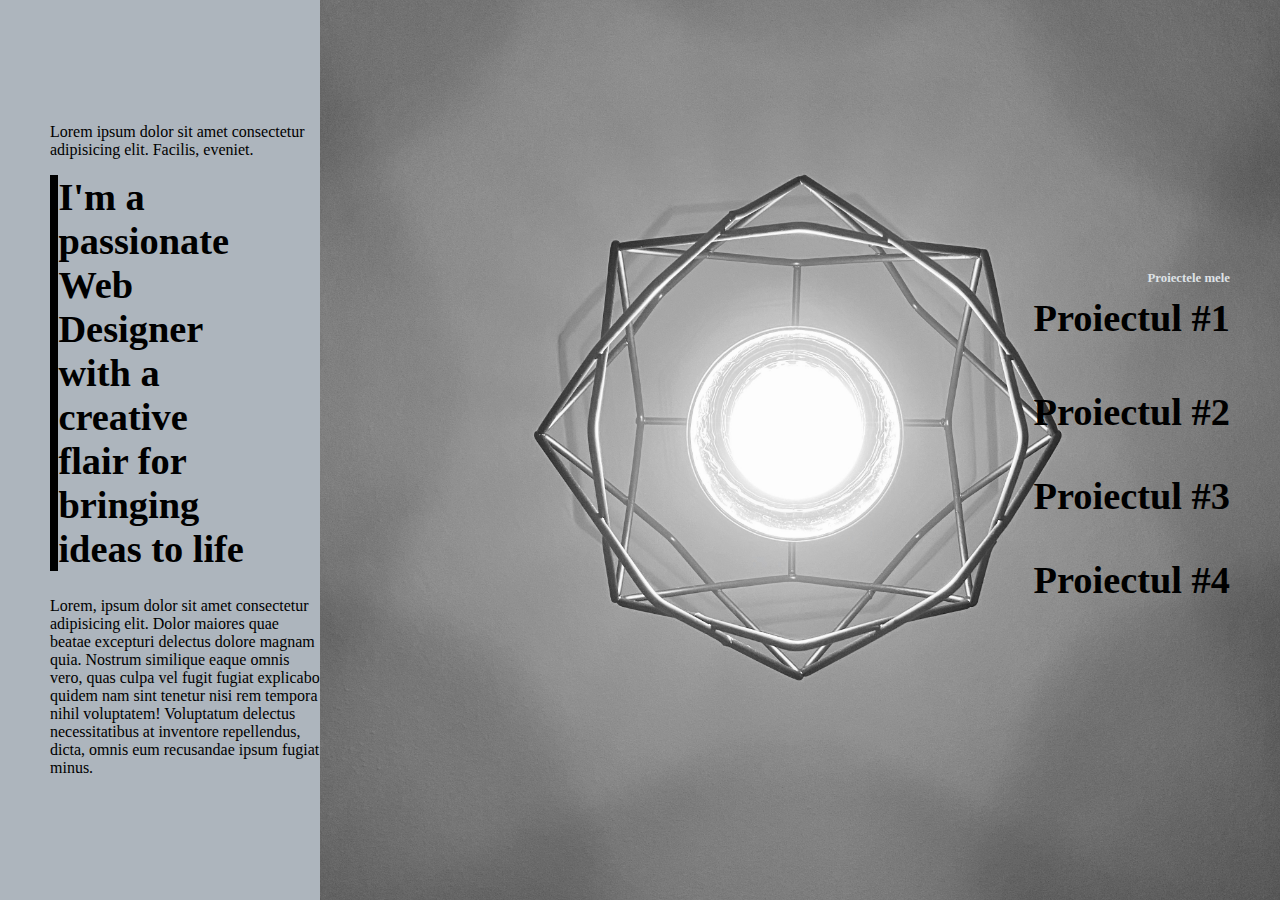
<file: portofoliu.html>
<!DOCTYPE html>
<html lang="en">
  <head>
    <meta charset="UTF-8" />
    <meta name="viewport" content="width=device-width, initial-scale=1.0" />
    <title>Portofoliu</title>
    <link rel="stylesheet" href="/portofolio/potfolio.css" />
  </head>
  <body>
    <main>
      <section class="divider">
        <section class="section1">
          <section class="bigtitles">
            <p>
              Lorem ipsum dolor sit amet consectetur adipisicing elit. Facilis, eveniet.
            </p>
            <h1 class="h1_title"><div class="square"></div>I'm a passionate Web Designer with a creative flair for bringing ideas to life</h1>
                <p>Lorem, ipsum dolor sit amet consectetur adipisicing elit. Dolor maiores quae beatae excepturi delectus dolore magnam quia. Nostrum similique eaque omnis vero, quas culpa vel fugit fugiat explicabo quidem nam sint tenetur nisi rem tempora nihil voluptatem! Voluptatum delectus necessitatibus at inventore repellendus, dicta, omnis eum recusandae ipsum fugiat minus.</p>
          </section>
        </section>
        <section class="section2">
          <img
            src="/portofolio/background.jpg"
            alt="background"
            loading="eager"
            class="background"
          />
          <div class="titleimg">
            <h3 class="titleimg_h3">Proiectele mele</h3>
            <a href="/portofolio/projects.html" style="text-decoration: none;">
            <h2 class="titleimg_h2">Proiectul #1</h2>
            </a>
            <a href="https://www.youtube.com/watch?v=dQw4w9WgXcQ" style="text-decoration: none;"">
            <h2 class="titleimg_h2">Proiectul #2</h2>
            <h2 class="titleimg_h2">Proiectul #3</h2>
            <h2 class="titleimg_h2">Proiectul #4</h2>
            </a>
          </div>
        </section>
      </section>
    </main>
  </body>
</html>
</file>
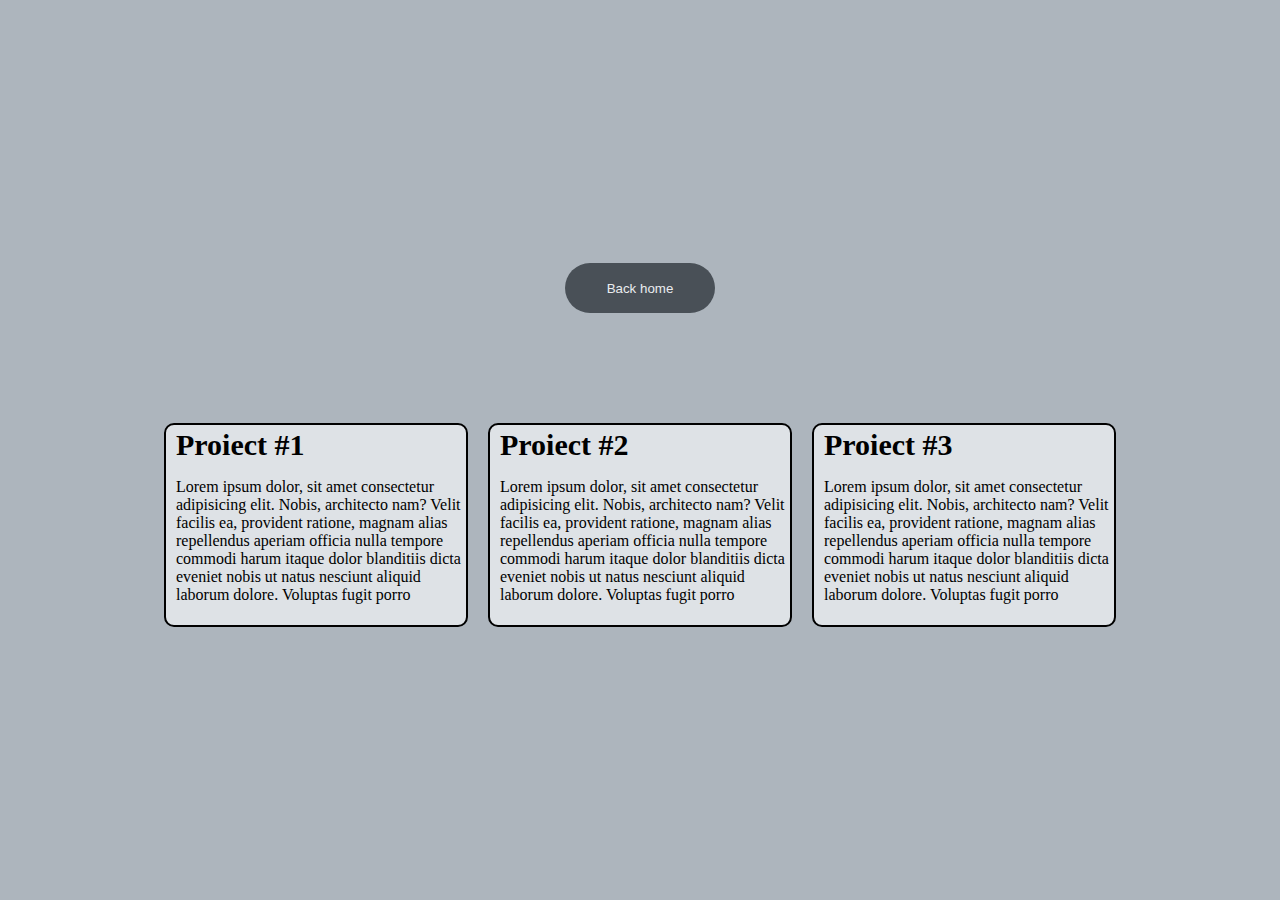
<file: projects.html>
<!DOCTYPE html>
<html lang="en">
<head>
    <meta charset="UTF-8">
    <meta name="viewport" content="width=device-width, initial-scale=1.0">
    <link rel="stylesheet" href="/portofolio/projects.css">
    <title>Document</title>
</head>
<body>
    <main>
        <section>
            <a href="/IT-School/portofoliu.html"><button>Back home</button></a>
        </section>
        <section class="capsules">
            <article class="capsule">
                <h3>Proiect #1</h3>
                <p>Lorem ipsum dolor, sit amet consectetur adipisicing elit. Nobis, architecto nam? Velit facilis ea, provident ratione, magnam alias repellendus aperiam officia nulla tempore commodi harum itaque dolor blanditiis dicta eveniet nobis ut natus nesciunt aliquid laborum dolore. Voluptas fugit porro</p>
            </article>
            <article class="capsule">
                <h3>Proiect #2</h3>
                <p>Lorem ipsum dolor, sit amet consectetur adipisicing elit. Nobis, architecto nam? Velit facilis ea, provident ratione, magnam alias repellendus aperiam officia nulla tempore commodi harum itaque dolor blanditiis dicta eveniet nobis ut natus nesciunt aliquid laborum dolore. Voluptas fugit porro</p>
            </article>
            <article class="capsule">
                <h3>Proiect #3</h3>
                <p>Lorem ipsum dolor, sit amet consectetur adipisicing elit. Nobis, architecto nam? Velit facilis ea, provident ratione, magnam alias repellendus aperiam officia nulla tempore commodi harum itaque dolor blanditiis dicta eveniet nobis ut natus nesciunt aliquid laborum dolore. Voluptas fugit porro</p>
            </article>
        </section>
    </main>
</body>
</html>
</file>
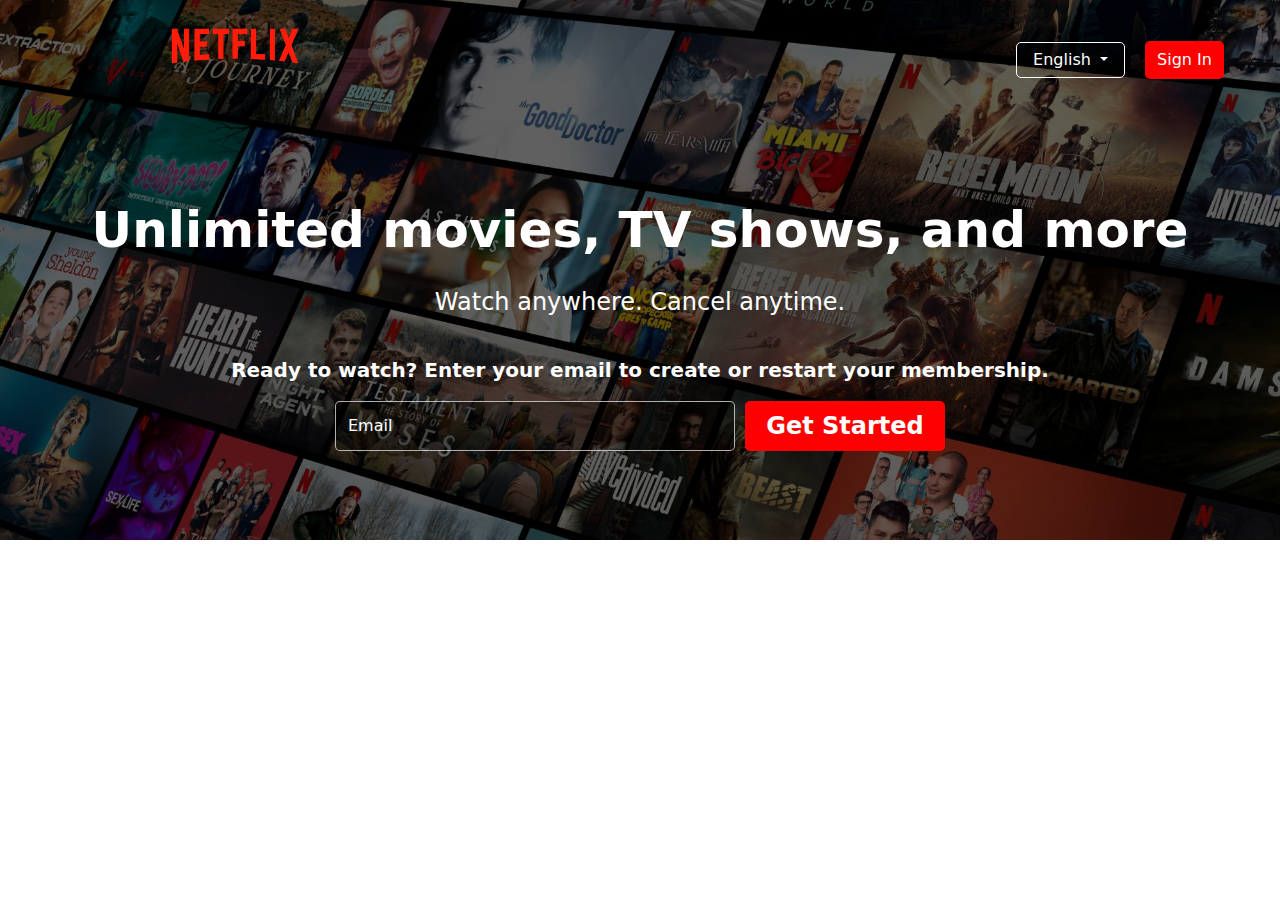
<file: Netflix/netflix.html>
<!DOCTYPE html>
<html lang="en">
  <head>
    <meta charset="UTF-8" />
    <meta name="viewport" content="width=device-width, initial-scale=1.0" />
    <title>Neftlix</title>
    <link rel="stylesheet" href="netflix.css".css">
    <link rel="shortscut icon" href="favicon.ico" type="image/x-icon" />
    <script
      src="https://cdn.jsdelivr.net/npm/bootstrap@5.3.3/dist/js/bootstrap.bundle.min.js"
      integrity="sha384-YvpcrYf0tY3lHB60NNkmXc5s9fDVZLESaAA55NDzOxhy9GkcIdslK1eN7N6jIeHz"
      crossorigin="anonymous"
    ></script>
    <link
      href="https://cdn.jsdelivr.net/npm/bootstrap@5.3.3/dist/css/bootstrap.min.css"
      rel="stylesheet"
      integrity="sha384-QWTKZyjpPEjISv5WaRU9OFeRpok6YctnYmDr5pNlyT2bRjXh0JMhjY6hW+ALEwIH"
      crossorigin="anonymous"
    />
  </head>
  <body>
    <header>
      <img
        src="/Netflix/netflixlogo.png"
        alt="netflixlog"
        loading="eager"
        class="netflixtoplogo"
      />
      <section class="lefttopoptions">
        <div class="dropdown">
          <button
            class="btn dropdown-toggle"
            type="button"
            data-bs-toggle="dropdown"
            aria-expanded="false"
          >
            English
          </button>
          <ul class="dropdown-menu">
            <li><a class="dropdown-item" href="#">Action</a></li>
            <li><a class="dropdown-item" href="#">Another action</a></li>
            <li><a class="dropdown-item" href="#">Something else here</a></li>
          </ul>
        </div>
        <button class="signin">Sign In</button>
      </section>
      <img
        src="/Netflix/backgroundheader.jpg"
        alt="backgroundheader"
        loading="eager"
        class="backgroundheader"
      />
      <div class="text-center">
        <h1>Unlimited movies, TV shows, and more</h1>
        <div>
          <h4>Watch anywhere. Cancel anytime.</h4>
          <p id="membership">
            Ready to watch? Enter your email to create or restart your
            membership.
          </p>
          <div class="d-sm-flex">
            <input type="email" name="" id="email" placeholder="Email"/>
            <button type="button" class="getstarted">
              Get Started
            </button>
          </div>
        </div>
      </div>
    </header>
    <main></main>
  </body>
</html>
</file>
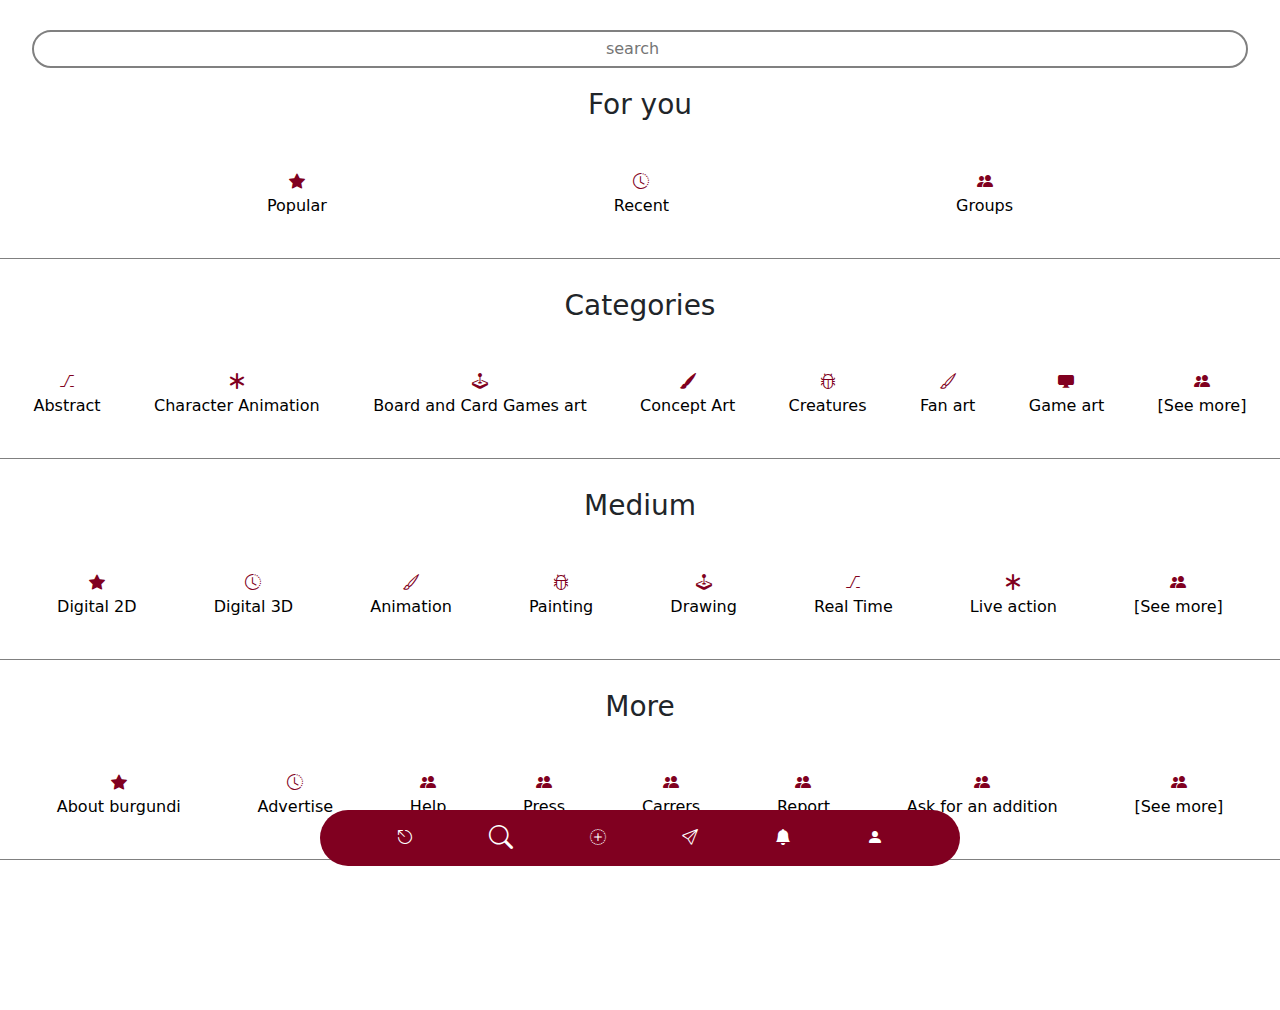
<file: Social Media/searchandroid.html>
<!DOCTYPE html>
<html lang="en">
<head>
    <meta charset="UTF-8">
    <meta name="viewport" content="width=device-width, initial-scale=1.0">
    <title>Document</title>
    <link rel="stylesheet" href="/Social Media/searchandroid.css" /> 
    <link
      href="https://cdn.jsdelivr.net/npm/bootstrap@5.3.3/dist/css/bootstrap.min.css"
      rel="stylesheet"
      integrity="sha384-QWTKZyjpPEjISv5WaRU9OFeRpok6YctnYmDr5pNlyT2bRjXh0JMhjY6hW+ALEwIH"
      crossorigin="anonymous"
    />
    <link
      rel="stylesheet"
      href="https://cdn.jsdelivr.net/npm/bootstrap-icons@1.9.0/font/bootstrap-icons.css"
    />
</head>
<body>
  <main>
    <header>
      <input
      type="search"
      name="Search"
      id="searchbar"
      class="colors"
      placeholder="search"
    />
    </header>
    <nav>
      <section class="navline flex-column">
        <h3>For you</h3>
        <div class="flex-row">
          <a href="#" class="colors"
            ><i class="bi bi-star-fill"></i><br>Popular</a
          >
          <a href="#" class="colors"
            ><i class="bi bi-clock-history"></i><br>Recent</a
          >
          <a href="#" class="colors"
            ><i class="bi bi-people-fill"></i><br>Groups</a
          >
        </div>
      </section>
      <section class="navline flex-column">
        <h3>Categories</h3>
        <div class="flex-row">
          <a href="#" class="colors"><i class="bi bi-alt"></i><br>Abstract</a>
          <a href="#" class="colors"
            ><i class="bi bi-asterisk"></i><br>Character Animation</a
          >
          <a href="#" class="colors"
            ><i class="bi bi-joystick"></i><br>Board and Card Games art</a
          >
          <a href="#" class="colors"
            ><i class="bi bi-brush-fill"></i><br>Concept Art</a
          >
          <a href="#" class="colors"><i class="bi bi-bug"></i><br>Creatures</a>
          <a href="#" class="colors"><i class="bi bi-brush"></i><br>Fan art</a>
          <a href="#" class="colors"
            ><i class="bi bi-display-fill"></i><br>Game art</a
          >
          <a href="#" class="colors"
            ><i class="bi bi-people-fill"></i><br>[See more]</a
          >
        </div>
      </section>
      <section class="navline flex-column">
        <h3>Medium</h3>
        <div class="flex-row">
          <a href="#" class="colors"
            ><i class="bi bi-star-fill"></i><br>Digital 2D</a
          >
          <a href="#" class="colors"
            ><i class="bi bi-clock-history"></i><br>Digital 3D</a
          >
          <a href="#" class="colors"><i class="bi bi-brush"></i><br>Animation</a>
          <a href="#" class="colors"><i class="bi bi-bug"></i><br>Painting</a>
          <a href="#" class="colors"><i class="bi bi-joystick"></i><br>Drawing</a>
          <a href="#" class="colors"><i class="bi bi-alt"></i><br>Real Time</a>
          <a href="#" class="colors"
            ><i class="bi bi-asterisk"></i><br>Live action</a
          >
          <a href="#" class="colors"
            ><i class="bi bi-people-fill"></i><br>[See more]</a
          >
        </div>
      </section>
      <section class="navline flex-column">
        <h3>More</h3>
        <div class="flex-row">
          <a href="#" class="colors"
            ><i class="bi bi-star-fill"></i><br>About burgundi</a
          >
          <a href="#" class="colors"
            ><i class="bi bi-clock-history"></i><br>Advertise</a
          >
          <a href="#" class="colors"><i class="bi bi-people-fill"></i><br>Help</a>
          <a href="#" class="colors"
            ><i class="bi bi-people-fill"></i><br>Press</a
          >
          <a href="#" class="colors"
            ><i class="bi bi-people-fill"></i><br>Carrers</a
          >
          <a href="#" class="colors"
            ><i class="bi bi-people-fill"></i><br>Report</a
          >
          <a href="#" class="colors"
            ><i class="bi bi-people-fill"></i><br>Ask for an addition</a
          >
          <a href="#" class="colors"
            ><i class="bi bi-people-fill"></i><br>[See more]</a
          >
        </div>
      </section>
    </nav>
    <footer>
      <a href="/Social Media/socialmediamainpng.html"><i class="bi bi-escape"></i></a>
      <a href="/Social Media/searchandroid.html"><i class="bi bi-search"></i></a>
    <i class="bi bi-plus-circle-dotted"></i>
    <i class="bi bi-send"></i>
    <i class="bi bi-bell-fill"></i>
    <i class="bi bi-person-fill"></i>
  </footer>
  </main>
</body>
</html>
</file>
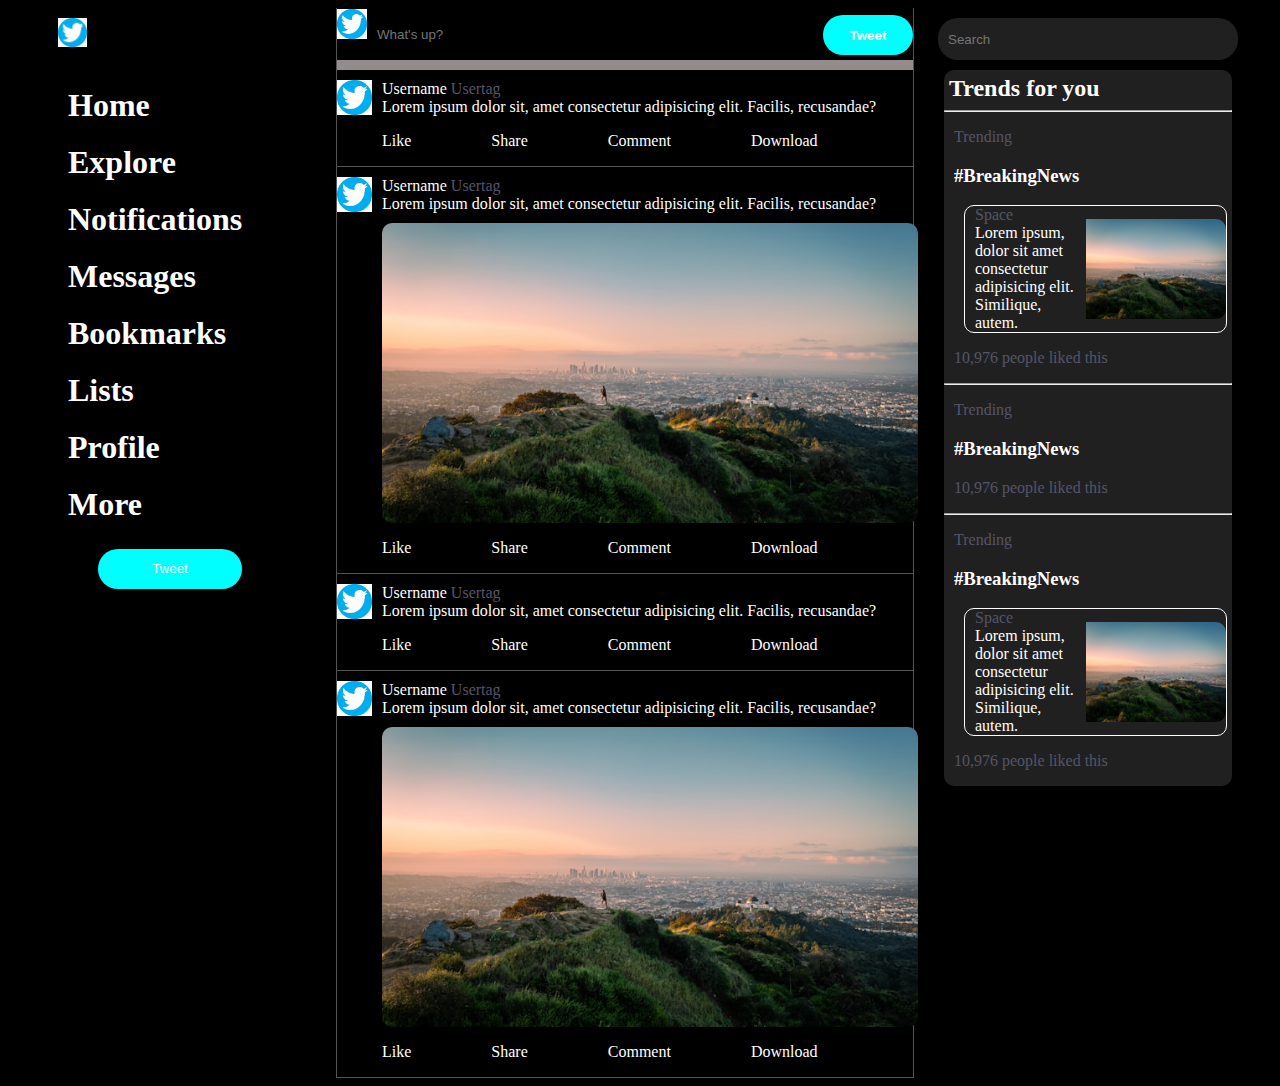
<file: twitter/twitter.html>
<!DOCTYPE html>
<html lang="en">
  <head>
    <meta charset="UTF-8" />
    <meta name="viewport" content="width=device-width, initial-scale=1.0" />
    <title>Twitter</title>
    <link rel="stylesheet" href="/twitter/leftpart.css" />
    <link rel="stylesheet" href="/twitter/middle.css" />
    <link rel="stylesheet" href="/twitter/rightpart.css" />
    <link rel="stylesheet" href="/twitter/twitter_general.css">
    <link rel="icon" href="/twitter/twiiter icon.jpeg" type="image/x-icon" />
  </head>
  <body>
    <main>
      <nav class="leftsection">
        <img
          src="/twitter/twiiter icon.jpeg"
          alt="twitterlogo"
          loading="eager"
          class="logo"
        />
        <section class="listbutton">
          <ul class="list_left_start">
            <li class="list_left_items">Home</li>
            <li class="list_left_items">Explore</li>
            <li class="list_left_items">Notifications</li>
            <li class="list_left_items">Messages</li>
            <li class="list_left_items">Bookmarks</li>
            <li class="list_left_items">Lists</li>
            <li class="list_left_items">Profile</li>
            <li class="list_left_items">More</li>
          </ul>
        </section>
        <a href="" style="align-tracks: center">
          <button class="Tweet_button">Tweet</button>
        </a>
      </nav>
      <section class="middlesection">
        <section class="writepost">
          <img src="/twitter/twiiter icon.jpeg" alt="profileicon" loading="eager">
          <input type="text" id="writeposttext" placeholder="What's up?">
          <button class="Tweet_button">Tweet</button>
        </section>
        <article class="layout">
          <img src="/twitter/twiiter icon.jpeg" alt="profileimg" loading="eager" class="profileicon">
          <div class="postlayout">
          <p class="titlepost">Username <span class="graytext">Usertag</span></p>
          <p class="titlepost">Lorem ipsum dolor sit, amet consectetur adipisicing elit. Facilis, recusandae?</p>
          <div class="postbuttons">
            <p>Like</p>
            <p>Share</p>
            <p>Comment</p>
            <p>Download</p>
          </div>
          </div>
        </article>
        <article class="layout">
          <img src="/twitter/twiiter icon.jpeg" alt="profileimg" loading="eager" class="profileicon">
          <div class="postlayout">
          <p class="titlepost">Username <span class="graytext">Usertag</span></p>
          <p class="titlepost">Lorem ipsum dolor sit, amet consectetur adipisicing elit. Facilis, recusandae?</p>
          <img src="/twitter/img1.jpg" alt="postimg" loading="eager" class="postimg">
          <div class="postbuttons">
            <p>Like</p>
            <p>Share</p>
            <p>Comment</p>
            <p>Download</p>
          </div>
          </div>
        </article>
        <article class="layout">
          <img src="/twitter/twiiter icon.jpeg" alt="profileimg" loading="eager" class="profileicon">
          <div class="postlayout">
          <p class="titlepost">Username <span class="graytext">Usertag</span></p>
          <p class="titlepost">Lorem ipsum dolor sit, amet consectetur adipisicing elit. Facilis, recusandae?</p>
          <div class="postbuttons">
            <p>Like</p>
            <p>Share</p>
            <p>Comment</p>
            <p>Download</p>
          </div>
          </div>
        </article>
        <article class="layout">
          <img src="/twitter/twiiter icon.jpeg" alt="profileimg" loading="eager" class="profileicon">
          <div class="postlayout">
          <p class="titlepost">Username <span class="graytext">Usertag</span></p>
          <p class="titlepost">Lorem ipsum dolor sit, amet consectetur adipisicing elit. Facilis, recusandae?</p>
          <img src="/twitter/img1.jpg" alt="postimg" loading="eager" class="postimg">
          <div class="postbuttons">
            <p>Like</p>
            <p>Share</p>
            <p>Comment</p>
            <p>Download</p>
          </div>
          </div>
        </article>
      </section>
      <aside class="rightsection">
        <input type="text" name="Search" id="searchbar" placeholder="Search"/>
        <section class="trendscapsule">
          <h2 class="title">Trends for you</h2>
          <hr>
          <section>
            <article class="Post">
                <p class="graytext">Trending</p>
                <h3 class="titlepost">#BreakingNews</h3>
                <figure class="linkcontainer">
                    <img src="/twitter/img1.jpg" alt="img1" loading="eager" class="imgpost">
                    <figcaption><span class="graytext">Space</span> <br> <span class="titlepost">Lorem ipsum, dolor sit amet consectetur adipisicing elit. Similique, autem.</span></figcaption>
                </figure>
                <p class="graytext">10,976 people liked this</p>
            </article>
          </section>
          <hr>
          <section>
            <article class="Post">
                <p class="graytext">Trending</p>
                <h3 class="titlepost">#BreakingNews</h3>
                <p class="graytext">10,976 people liked this</p>
            </article>
          </section>
          <hr>
          <section>
            <article class="Post">
                <p class="graytext">Trending</p>
                <h3 class="titlepost">#BreakingNews</h3>
                <figure class="linkcontainer">
                    <img src="/twitter/img1.jpg" alt="img1" loading="eager" class="imgpost">
                    <figcaption><span class="graytext">Space</span> <br> <span class="titlepost">Lorem ipsum, dolor sit amet consectetur adipisicing elit. Similique, autem.</span></figcaption>
                </figure>
                <p class="graytext">10,976 people liked this</p>
            </article>
          </section>
        </section>
      </aside>
    </main>
  </body>
</html>
</file>
<file: portofolio/potfolio.css>
@media screen and (min-width: 800px) {
  body {
    margin: 0;
  }

  .bigtitles {
    padding-left: 50px;
  }
  .h1_title {
    width: 80%;
    font-size: 3vw;
    margin-top: 10px;
    display: flex;
    flex-wrap: nowrap;
  }

  .divider {
    display: flex;
  }

  .section1 {
    width: 25vw;
    background-color: #adb5bd;
    height: 100vh;
    display: flex;
    flex-direction: column;
    justify-content: center;
    align-items: center;
  }

  .section2 {
    width: 75vw;
    height: 100vh;
    position: relative;
    display: flex;
    align-items: center;
    justify-content: flex-end;
  }

  img {
    width: 100%;
    height: 100vh;
    object-fit: cover;
    position: absolute;
  }
  .titleimg {
    display: flex;
    flex-direction: column;
    flex-wrap: nowrap;
    align-items: flex-end;
    position: absolute;
    padding-right: 50px;
  }

  .titleimg_h3 {
    color: #dee2e6;
    font-size: 1vw;
    margin-bottom: 0;
  }

  .titleimg_h2 {
    font-size: 3vw;
    margin-top: 10px;
    margin-bottom: 40px;
    color: black;
  }

  .titleimg_h2:hover {
    color: white;
    background-color: black;
    transform: scale(120%);
    transition-timing-function: ease-in;
    transition-duration: 0.3s;
    transform: translatex(-1vw);
}

  .square{
    width: 50px;
    /* height: 20px; */
    background-color: black;
    animation-name: lines;
    animation-duration: 5s;
    animation-timing-function: ease-in-out;
    animation-fill-mode:both;
    animation-iteration-count: infinite;
  }
@keyframes lines {
  0%{
    opacity: 0%;
    transform: translateY(-1rem);
  }

  50%{
    opacity: 100%;
    transform: translateY(0.5rem);
  }

  100%{
    opacity: 0%;
    transform: translateY(5rem);
  }
}

@media screen and (max-width: 800px) {
  body {
    margin: 0;
  }

  
  .divider{
    display: flex;
    flex-direction: column-reverse;
  }

  .section1{
    margin-top: 300px;
    text-align: center;
  }

  .h1_title{
    font-size: 2em;
  }

  .section2{
    display: flex;
    justify-content: center;
  }
  img {
    width: 100%;
    height: 300px;
    object-fit: cover;
    position: absolute;
  }
  .titleimg {
    margin-top: 30px;
    display: flex;
    flex-direction: column;
    flex-wrap: nowrap;
    align-items: center;
    position: absolute;
  }

  .titleimg_h3 {
    color: #dee2e6;
    font-size: 2vw;
    margin-bottom: 0;
  }

  .titleimg_h2 {
    font-size: 4vw;
    margin-top: 10px;
    margin-bottom: 30px;
    color: black;
  }
}
}
</file>
<file: portofolio/projects.css>
@media screen and (min-width: 800px) {
    body{
        margin: 0px;
    }
    
    main{
        background-color: #ADB5BD;
        display: flex;
        flex-direction: column;
        justify-content: center;
        align-items: center;
        height: 100vh;
    }

    .capsules{
        display: flex;
        flex-direction: row;
        flex-wrap: nowrap;
    }

    .capsule{
        width: 300px;
        height: 200px;
        border: 2px solid black;
        background-color: #DEE2E6;
        border-radius: 10px;
        margin: 10px;
    }

    h3, p{
        padding-left: 10px;
    }

    h3{
        font-size: 30px;
        margin-bottom: 1px;
        margin-top: 3px;
    }

    button{
        margin-bottom: 100px;
        border: none;
        border-radius: 100px;
        width: 150px;
        height: 50px;
        background-color: #495057;
        color: #E9ECEF;
    }
}
</file>
<file: Netflix/netflix.css>
@media screen and (min-width: 1023px) {
  body {
    background-color: gray;
  }

  header {
    display: grid;
    width: 100%;
    grid-template-columns: 1fr 2fr 1fr;
    grid-template-rows: 100px 500px;
    justify-items: center;
    color: white;
    margin-bottom: 2px;
  }

  .netflixtoplogo {
    grid-column-start: 1;
    grid-column-end: 1;
    grid-row-start: 1;
    grid-row-end: 1;
    object-fit: cover;
    width: 40%;
    max-height: 100%;
    margin-left: 150px;
    z-index: 2;
    margin-top: 10px;
  }

  .lefttopoptions {
    display: flex;
    flex-direction: row;
    flex-wrap: nowrap;
    align-items: center;
    z-index: 2;
    grid-column-start: 3;
    grid-column-end: 4;
    grid-row-start: 1;
    grid-row-end: 1;
    margin-top: 20px;
  }

  .dropdown {
    margin-right: 20px;
    background-color: none;
    border: 1px solid white;
    border-radius: 5px;
    color: white;
  }

  .dropdown > button {
    color: white;
    padding: 4px 15px 4px 15px;
  }

  .signin {
    border: none;
    border-radius: 5px;
    background-color: red;
    color: white;
    align-items: center;
    padding: 7px 12px 7px 12px;
  }

  .text-center {
    display: relative;
    margin-top: 200px;
    margin-bottom: 5px;
    z-index: 2;
    grid-column-start: 1;
    grid-column-end: 4;
    grid-row-start: 1;
    grid-row-end: 1;
  }

  .text-center > h1 {
    font-weight: bold;
    font-size: 50px;
    padding-bottom: 20px;
  }

  h4 {
    font-size: 50px;
    padding-bottom: 30px;
  }

  #membership {
    font-weight: bold;
    font-size: 20px;
  }

  .d-sm-flex {
    flex-direction: row;
    flex-wrap: nowrap;
    justify-content: center;
    gap: 10px;
  }

  .d-sm-flex > input,
  button {
    color: white;
    border-radius: 5px;
  }

  #email {
    background-color: rgba(0, 0, 0, 0.274);
    border: rgba(255, 255, 255, 0.678) solid 1px;
    width: 400px;
    height: 50px;
  }

  #email::placeholder {
    color: white;
    padding: 10px;
  }

  .getstarted {
    background-color: red;
    border: none;
    color: white;
    font-weight: bold;
    border-radius: 5px;
    width: 200px;
    font-size: 1.5em;
  }

  .backgroundheader {
    z-index: 1;
    position: absolute;
    display: flex;
    grid-column-start: 1;
    grid-column-end: 4;
    grid-row-start: 1;
    grid-row-end: 2;
    object-fit:cover;
    width: 100%;
    height: 60%;
    filter: brightness(50%);
  }
}
</file>
<file: Social Media/searchandroid.css>
/* colors: #800020  #000000 */
    .colors {
        background-color: white;
        color: rgb(0, 0, 0);
        text-decoration: none;
        text-align: center;
        margin: 20px;
      }
      
      .colors > a {
        color: azure;
        margin: 20px;
      }

    .colors > i {
        color: #800020;
      }


.flex-column {
    display: flex;
    flex-direction: column;
    flex-wrap: nowrap;
  }
  
  .flex-row {
    display: flex;
    flex-direction: row;
    flex-wrap: wrap;
    width: 100vw;
    justify-content: space-evenly;
  }
  
  ::-webkit-scrollbar {
    width: 1px;
    height: 1px;
  }
  
  ::-webkit-scrollbar-thumb {
    background: #888;
  }
  
  .label {
    color: white;
    background-color: rgb(128, 0, 32, 0.5);
    width: max-content;
    padding: 5px;
    border-radius: 10px;
  }
  

body {
    width: 100vw;
    height: calc(100vh + 100px);
    overflow-x: hidden;
  }

  header{
    margin-top: 10px;
    width: 100vw;
    display: flex;
    justify-content: center;
  }

  #searchbar {
    border: solid 2px gray;
    border-radius: 20px;
    width: 95%;
    padding: 5px;
    text-align: center;
    color: white;
  }

  nav {
    height: 100%;
    margin: 0px;
  }

  .navline {
    align-items: center;
    gap: 20px;
    border-bottom: 1px gray solid;
    margin-bottom: 30px;
    padding-bottom: 20px;
  }

  footer     {  
    position:fixed;
    top: 90vh;
    left: 25vw;
    width: 50vw;
    z-index: 9999;
    display: flex;
    flex-direction: row;
    flex-wrap: nowrap;
    justify-content: space-evenly;
    align-items: center;
    padding: 10px 10px 10px 10px;
    gap: 10px;
    background-color: #800020;
    border-radius: 100px;
  }

  footer > i{
    color: white;
  }

  footer > a:link,
  footer > a:visited, 
  footer > a:hover { 
    text-decoration: none;
    color: white; 
  } 

  footer > a:active { 
    text-decoration: none; 
    color: white; 
    font-size: x-large;
  }
  

  footer > i:hover,
  footer > i:active,
  footer > i:focus,
  footer > i:visited {
    pointer-events: all;
    background-color: #800020;
    color: white;
    border: none;
    font-size: x-large;
  }

  footer > button{
    display: none;
  }

  .bi-search{
    font-size: x-large;
  }
</file>
<file: twitter/leftpart.css>
.logo{
    width: 10%;
    margin: 10px;
}

.listbutton{
    display: flex;
    flex-direction: column;
    flex-wrap: wrap;
    align-content: flex-start;
}

.list_left_start{
    list-style-type: none;
    padding-left: 10px;
}

.list_left_items{
    color: white;
    font-size: 2em;
    font-weight: bold;
    padding: 10px;
}
</file>
<file: twitter/middle.css>
.middlesection{
    height: 100%;
    margin-right: 30px;
    border-left: 1px rgb(85, 83, 83) solid;
    border-right: 1px rgb(85, 83, 83) solid;
    border-top: none;
}

.writepost{
    display: flex;
    flex-direction: row;
    flex-wrap: nowrap;
    align-items: baseline;
    width: 100%;
    border-bottom: rgb(147, 140, 140) 10px solid;
}

.writepost > img{
    width: 30px;
    height: 30px;
}
.writepost > button{
    width: 90px;
    height: 40px;
    font-weight: bold;
    align-self: flex-end;
    margin-bottom: 5px;
}
#writeposttext{
    width: 100%;
    height: 50px;
    background-color: black;
    border: none;
    color: white;
    padding-left: 10px;
    align-content: center;
}

.layout{
    display: flex;
    flex-direction: row;
    flex-wrap: nowrap;
    align-items: flex-start;
    margin-top: 10px;
    height: fit-content;
    width: 100%;
    border-bottom: 1px solid rgb(85, 83, 83);
}

.profileicon{
    width: 35px;
    height: 35px;
}

.postlayout{
    display: flex;
    flex-direction: column;
    flex-wrap: nowrap;
    align-items: flex-start;
    width: 93%;
}

.postlayout > p{
    margin: 0px 0px 0px 10px;
}

.postimg{
    width: 100%;
    object-fit: cover;
    height: 300px;
    margin: 10px 0px 0px 10px;
    border-radius: 10px;
}

.postbuttons{
    display: flex;
    flex-direction: row;
    color: white;
}

.postbuttons > p{
    padding-right: 70px;
    margin-left: 10px;
}
</file>
<file: twitter/rightpart.css>
.rightsection{
    display: flex;
    flex-direction: column;
    align-items: center;
}

#searchbar{
    width: 100%;
    height: 40px;
    background-color: rgb(33, 32, 32);
    color: white;
    padding-left: 10px;
    border: none;
    border-radius: 20px;
    margin: 10px;
}

.trendscapsule{
    background-color: rgb(33, 32, 32);
    border-radius: 10px;
    width: 100%;
}

.Post{
    padding-left: 10PX;
}

.title{
    color: white;
    margin-left: 5px;
    margin-top: 5px;
    margin-bottom: 5px;
}

.linkcontainer{
    display: flex;
    flex-direction: row-reverse;
    flex-wrap: nowrap;
    justify-content: space-between;
    align-items: center;
    width: 94%;
    height: fit-content;
    border: white 1px solid;
    border-radius: 10px;
    margin-left: 10px;
}

figcaption{
    padding-left: 10px;
}

.imgpost{
    height: 100px;
    object-fit: contain;
    border-end-end-radius: 10px;
    border-top-right-radius: 10px;
}
</file>
<file: twitter/twitter_general.css>
@media screen and (min-width:1024px) {
    body{
        padding-left: 40px;
        padding-right: 40px;
        background-color: black;
    }
    main{
        display: flex;
        width: 100%;
        justify-content: space-between;
        align-items: flex-start;
        gap: 0;
    }

    .leftsection, .rightsection{
        width: 25%;
        height: 100%;
    } 
    .middlesection{
        width: 50%;
        height: 100%;
    }

    
.graytext{
    color: rgb(84, 85, 106);
}

.titlepost{
    color: white;
}

.Tweet_button{
    flex-shrink: 0;
    width: 50%;
    margin-left: 50px;
    height: 2.5rem;
    color: white;
    background-color: aqua;
    border: none;
    border-radius: 30px;
}

}

@media screen and (max-width:1023px) {
    body{
        background-color: black;
    }
}
</file>
